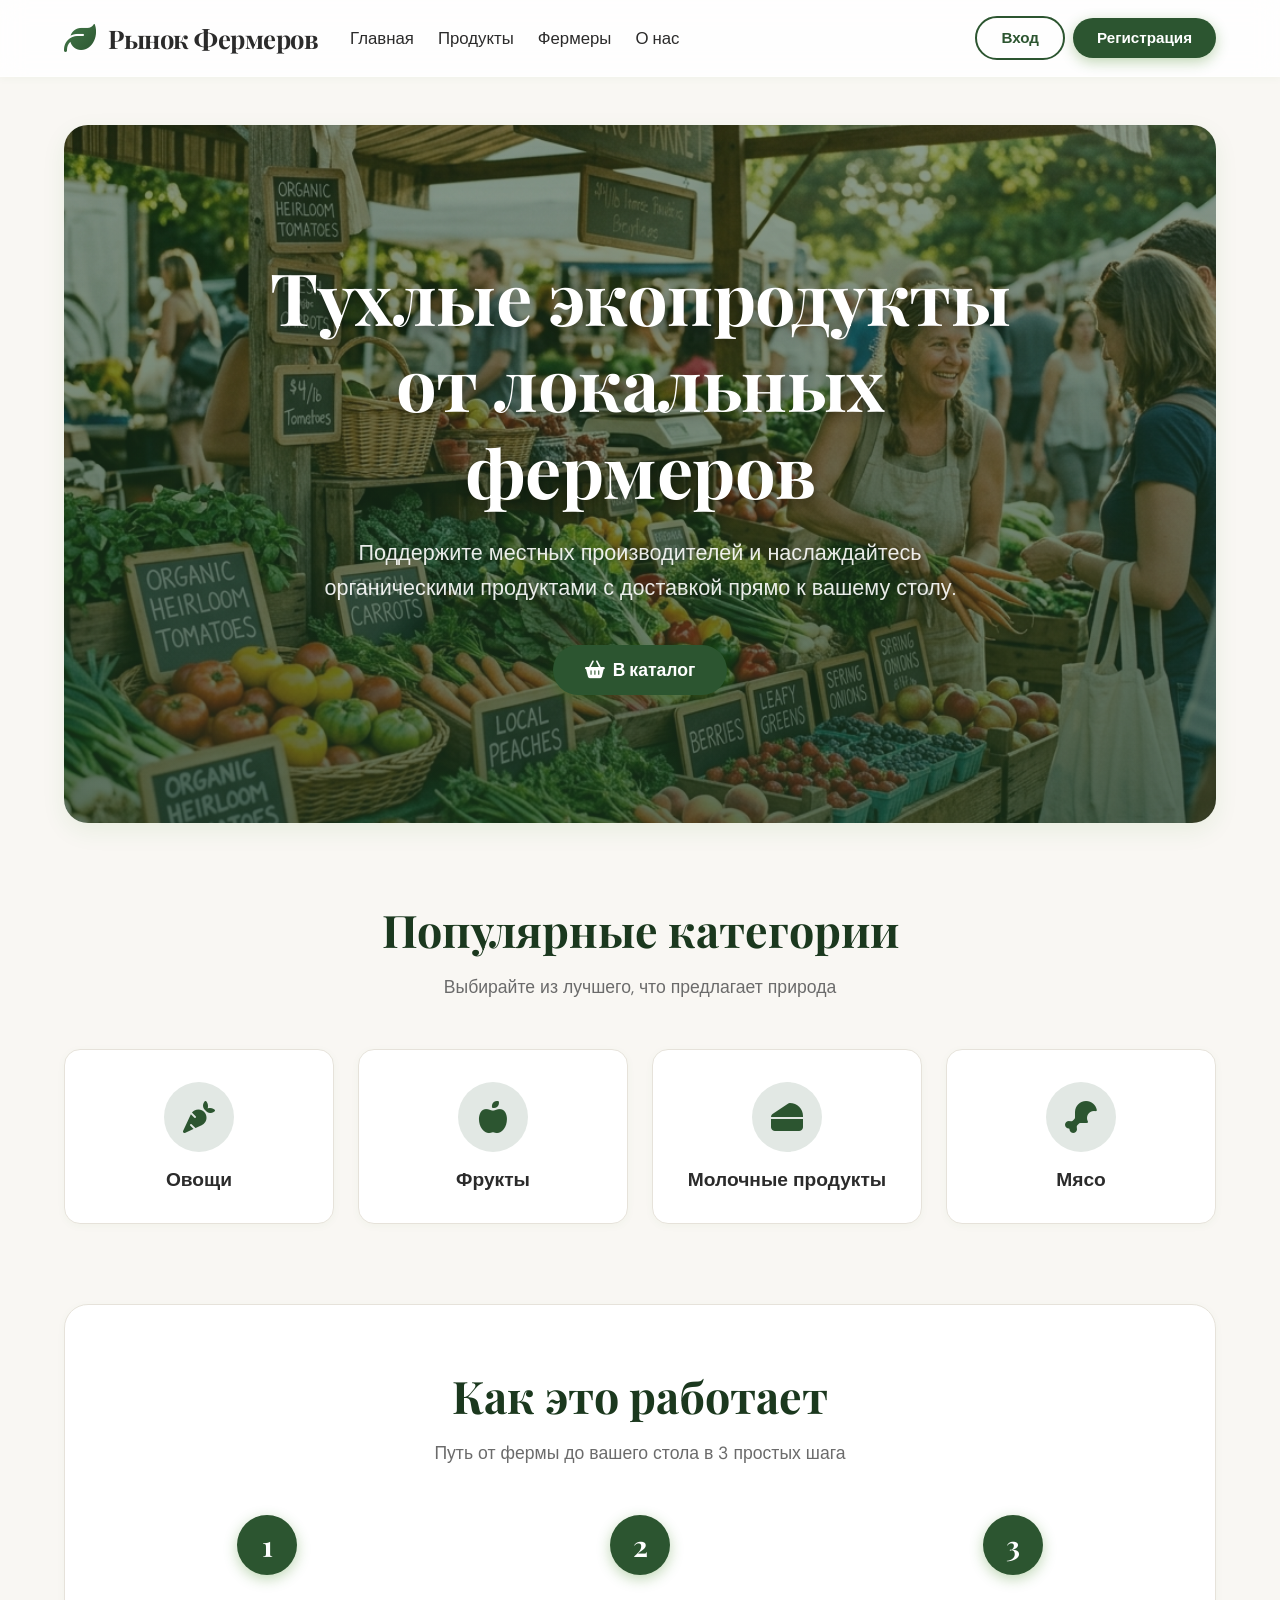
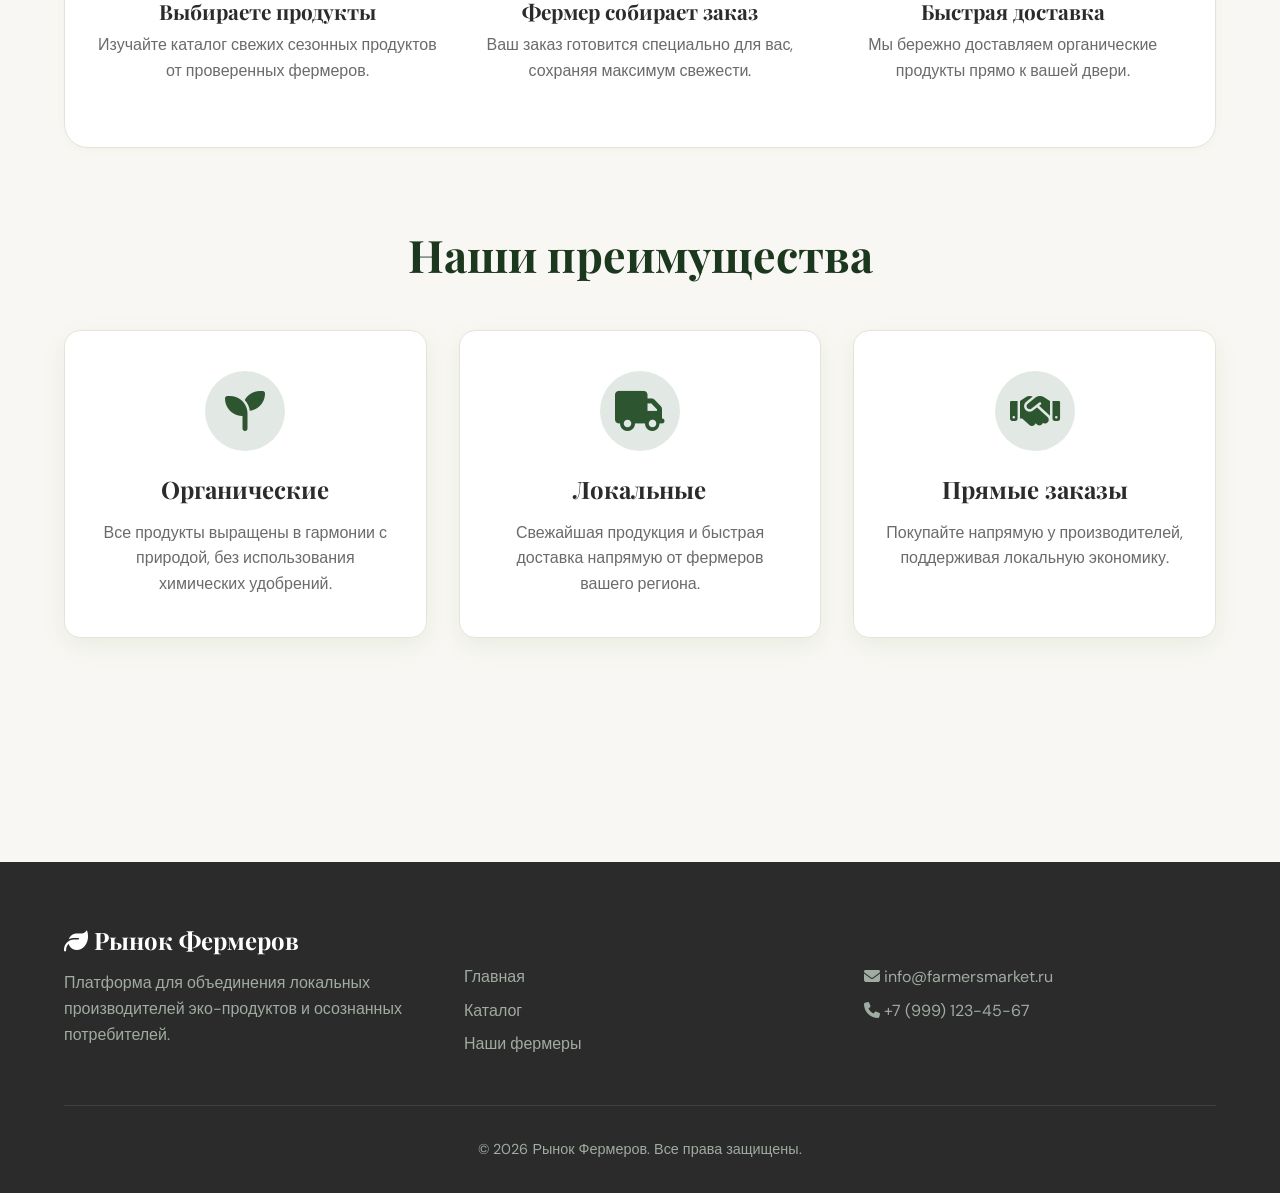
<file: index.html>
<!DOCTYPE html>
<html lang="ru">
<head>
    <meta charset="UTF-8">
    <meta name="viewport" content="width=device-width, initial-scale=1.0">
    <title>Рынок Фермеров - Свежие экопродукты</title>
    <!-- Google Fonts included in styles.css -->
    <link rel="stylesheet" href="styles.css">
    <link rel="stylesheet" href="https://cdnjs.cloudflare.com/ajax/libs/font-awesome/6.4.0/css/all.min.css">
</head>
<body>
    <nav class="navbar">
        <div class="container">
            <a href="#" class="logo" onclick="showPage('home')">
                <i class="fas fa-leaf"></i>
                <h1>Рынок Фермеров</h1>
            </a>
            <div class="nav-links">
                <div class="nav-left">
                    <a href="#" onclick="showPage('home')">Главная</a>
                    <a href="#" onclick="showPage('products')">Продукты</a>
                    <a href="#" onclick="showPage('farmers')">Фермеры</a>
                    <a href="#" onclick="showPage('about')">О нас</a>
                </div>

                <div class="nav-right">
                    <div id="auth-buttons">
                        <button class="btn btn-outline" onclick="showPage('login')">Вход</button>
                        <button class="btn btn-primary" onclick="showPage('register')">Регистрация</button>
                    </div>

                    <div id="user-menu" class="hidden">
                        <span id="username-display"></span>
                        <button class="btn btn-outline icon-btn" onclick="showPage('cart')" title="Корзина"><i class="fas fa-shopping-cart"></i></button>
                        <button class="btn btn-outline icon-btn" onclick="showPage('orders')" title="Мои заказы"><i class="fas fa-box"></i></button>
                        <button class="btn btn-primary icon-btn" onclick="showPage('dashboard')" title="Кабинет"><i class="fas fa-user"></i></button>
                        <button id="admin-btn" class="btn btn-outline icon-btn hidden" onclick="showPage('admin')" title="Админка"><i class="fas fa-cog"></i></button>
                        <button class="btn btn-outline icon-btn" onclick="logout()" title="Выход"><i class="fas fa-sign-out-alt"></i></button>
                    </div>
                </div>
            </div>
        </div>
    </nav>

    <main class="container">
        <!-- Главная страница -->
        <div id="home-page" class="page active">
            <div class="hero">
                <div class="hero-content">
                    <h2>Тухлые экопродукты от локальных фермеров</h2>
                    <p>Поддержите местных производителей и наслаждайтесь органическими продуктами с доставкой прямо к вашему столу.</p>
                    <button class="btn btn-primary btn-large" onclick="showPage('products')">
                        <i class="fas fa-shopping-basket"></i> В каталог
                    </button>
                </div>
            </div>
            
            <div class="section-heading">
                <h2>Популярные категории</h2>
                <p>Выбирайте из лучшего, что предлагает природа</p>
            </div>
            
            <div class="categories-preview">
                <a href="#" class="category-card" onclick="showPage('products'); document.getElementById('category-filter').value='овощи'; loadProducts();">
                    <div class="category-icon"><i class="fas fa-carrot"></i></div>
                    <h3>Овощи</h3>
                </a>
                <a href="#" class="category-card" onclick="showPage('products'); document.getElementById('category-filter').value='фрукты'; loadProducts();">
                    <div class="category-icon"><i class="fas fa-apple-alt"></i></div>
                    <h3>Фрукты</h3>
                </a>
                <a href="#" class="category-card" onclick="showPage('products'); document.getElementById('category-filter').value='молочные'; loadProducts();">
                    <div class="category-icon"><i class="fas fa-cheese"></i></div>
                    <h3>Молочные продукты</h3>
                </a>
                <a href="#" class="category-card" onclick="showPage('products'); document.getElementById('category-filter').value='мясо'; loadProducts();">
                    <div class="category-icon"><i class="fas fa-drumstick-bite"></i></div>
                    <h3>Мясо</h3>
                </a>
            </div>

            <div class="how-it-works">
                <div class="section-heading">
                    <h2>Как это работает</h2>
                    <p>Путь от фермы до вашего стола в 3 простых шага</p>
                </div>
                <div class="steps-container">
                    <div class="step-item">
                        <div class="step-number">1</div>
                        <h3>Выбираете продукты</h3>
                        <p>Изучайте каталог свежих сезонных продуктов от проверенных фермеров.</p>
                    </div>
                    <div class="step-item">
                        <div class="step-number">2</div>
                        <h3>Фермер собирает заказ</h3>
                        <p>Ваш заказ готовится специально для вас, сохраняя максимум свежести.</p>
                    </div>
                    <div class="step-item">
                        <div class="step-number">3</div>
                        <h3>Быстрая доставка</h3>
                        <p>Мы бережно доставляем органические продукты прямо к вашей двери.</p>
                    </div>
                </div>
            </div>

            <div class="section-heading">
                <h2>Наши преимущества</h2>
            </div>
            <div class="features">
                <div class="feature-card">
                    <div class="feature-icon-wrapper">
                        <i class="fas fa-seedling"></i>
                    </div>
                    <h3>Органические</h3>
                    <p class="text-muted">Все продукты выращены в гармонии с природой, без использования химических удобрений.</p>
                </div>
                <div class="feature-card">
                    <div class="feature-icon-wrapper">
                        <i class="fas fa-truck"></i>
                    </div>
                    <h3>Локальные</h3>
                    <p class="text-muted">Свежайшая продукция и быстрая доставка напрямую от фермеров вашего региона.</p>
                </div>
                <div class="feature-card">
                    <div class="feature-icon-wrapper">
                        <i class="fas fa-handshake"></i>
                    </div>
                    <h3>Прямые заказы</h3>
                    <p class="text-muted">Покупайте напрямую у производителей, поддерживая локальную экономику.</p>
                </div>
            </div>
        </div>

        <!-- Страница входа -->
        <div id="login-page" class="page hidden">
            <div class="auth-container">
                <h2>С возвращением!</h2>
                <form id="login-form">
                    <div class="form-group">
                        <label for="login-username">Имя пользователя</label>
                        <input type="text" id="login-username" class="form-control" required placeholder="Введите ваш логин">
                    </div>
                    <div class="form-group">
                        <label for="login-password">Пароль</label>
                        <input type="password" id="login-password" class="form-control" required placeholder="Введите пароль">
                    </div>
                    <button type="submit" class="btn btn-primary btn-block">Войти в аккаунт</button>
                </form>
                <p class="auth-link">
                    Нет аккаунта? <a href="#" onclick="showPage('register')">Зарегистрируйтесь</a>
                </p>
            </div>
        </div>

        <!-- Страница регистрации -->
        <div id="register-page" class="page hidden">
            <div class="auth-container" style="max-width: 600px;">
                <h2>Создать аккаунт</h2>
                <form id="register-form">
                    <div class="form-group">
                        <label for="register-email">Email</label>
                        <input type="email" id="register-email" class="form-control" required placeholder="your@email.com">
                    </div>
                    <div class="form-group">
                        <label for="register-username">Имя пользователя</label>
                        <input type="text" id="register-username" class="form-control" required placeholder="Ваш логин">
                    </div>
                    <div class="form-group">
                        <label for="register-fullname">Полное имя</label>
                        <input type="text" id="register-fullname" class="form-control" placeholder="Иван Иванов">
                    </div>
                    <div class="form-group">
                        <label for="register-password">Пароль</label>
                        <input type="password" id="register-password" class="form-control" required placeholder="Минимум 6 символов">
                    </div>
                    <div class="form-group">
                        <label for="register-phone">Телефон</label>
                        <input type="tel" id="register-phone" class="form-control" placeholder="+7 (999) 000-00-00">
                    </div>
                    <div class="form-group checkbox-group" style="margin: 1.5rem 0; padding: 1rem; background: var(--surface-alt); border-radius: var(--border-radius-sm);">
                        <input type="checkbox" id="register-is-farmer">
                        <label for="register-is-farmer">Я фермер/производитель (хочу продавать свои продукты)</label>
                    </div>
                    <div id="farmer-fields" class="hidden">
                        <div class="form-group">
                            <label for="register-farm-name">Название фермы</label>
                            <input type="text" id="register-farm-name" class="form-control" placeholder="Эко-Ферма 'Урожай'">
                        </div>
                        <div class="form-group">
                            <label for="register-location">Местоположение</label>
                            <input type="text" id="register-location" class="form-control" placeholder="Московская область">
                        </div>
                    </div>
                    <button type="submit" class="btn btn-primary btn-block">Зарегистрироваться</button>
                </form>
                <p class="auth-link">
                    Уже есть аккаунт? <a href="#" onclick="showPage('login')">Войдите</a>
                </p>
            </div>
        </div>

        <!-- Каталог продуктов -->
        <div id="products-page" class="page hidden">
            <div class="products-header">
                <h2 class="section-title">Каталог продуктов</h2>
                <div class="filters">
                    <i class="fas fa-filter text-muted"></i>
                    <select id="category-filter">
                        <option value="">Все категории</option>
                        <option value="овощи">Овощи</option>
                        <option value="фрукты">Фрукты</option>
                        <option value="молочные">Молочные продукты</option>
                        <option value="мясо">Мясо</option>
                        <option value="зерновые">Зерновые</option>
                    </select>
                    <button class="btn btn-primary" onclick="loadProducts()">Применить</button>
                    <button id="add-product-btn" class="btn btn-outline hidden" onclick="showPage('add-product')">
                        <i class="fas fa-plus"></i> Добавить
                    </button>
                </div>
            </div>
            <div id="products-list" class="products-grid">
                <!-- Товары будут загружены сюда -->
            </div>
        </div>

        <!-- Добавление продукта -->
        <div id="add-product-page" class="page hidden">
            <div class="auth-container" style="max-width: 600px;">
                <h2>Добавить новый продукт</h2>
                <form id="add-product-form">
                    <div class="form-group">
                        <label for="product-name">Название продукта</label>
                        <input type="text" id="product-name" class="form-control" required placeholder="Например: Свежие помидоры">
                    </div>
                    <div class="form-group">
                        <label for="product-description">Описание</label>
                        <textarea id="product-description" class="form-control" rows="4" placeholder="Опишите ваш продукт подробно..."></textarea>
                    </div>
                    <div class="form-group">
                        <label for="product-image-url">URL изображения (необязательно)</label>
                        <input type="url" id="product-image-url" class="form-control" placeholder="https://example.com/image.jpg">
                    </div>
                    <div style="display: grid; grid-template-columns: 1fr 1fr; gap: 1rem;">
                        <div class="form-group">
                            <label for="product-price">Цена (₽)</label>
                            <input type="number" id="product-price" class="form-control" step="0.01" required placeholder="0.00">
                        </div>
                        <div class="form-group">
                            <label for="product-category">Категория</label>
                            <select id="product-category" class="form-control" required>
                                <option value="овощи">Овощи</option>
                                <option value="фрукты">Фрукты</option>
                                <option value="молочные">Молочные продукты</option>
                                <option value="мясо">Мясо</option>
                                <option value="зерновые">Зерновые</option>
                            </select>
                        </div>
                    </div>
                    <div style="display: grid; grid-template-columns: 1fr 1fr; gap: 1rem;">
                        <div class="form-group">
                            <label for="product-quantity">Доступное количество</label>
                            <input type="number" id="product-quantity" class="form-control" required placeholder="Например: 10">
                        </div>
                        <div class="form-group">
                            <label for="product-unit">Единица измерения</label>
                            <input type="text" id="product-unit" class="form-control" value="кг" placeholder="кг, шт, л">
                        </div>
                    </div>
                    <div class="form-group checkbox-group" style="margin: 1.5rem 0; padding: 1rem; background: var(--surface-alt); border-radius: var(--border-radius-sm);">
                        <input type="checkbox" id="product-organic">
                        <label for="product-organic">Органический сертификат (Эко-продукт)</label>
                    </div>
                    <button type="submit" class="btn btn-primary btn-block">Опубликовать продукт</button>
                    <button type="button" class="btn btn-outline btn-block" style="margin-top: 1rem;" onclick="showPage('dashboard')">Отмена</button>
                </form>
            </div>
        </div>

        <!-- Список фермеров -->
        <div id="farmers-page" class="page hidden">
            <h2 class="section-title" style="margin-bottom: 2rem;">Наши фермеры</h2>
            <div id="farmers-list" class="farmers-grid">
                <!-- Фермеры будут загружены сюда -->
            </div>
        </div>

        <!-- Личный кабинет -->
        <div id="dashboard-page" class="page hidden">
            <h2 class="section-title" style="margin-bottom: 2rem;">Личный кабинет</h2>
            <div class="dashboard">
                <div class="user-info">
                    <div class="dashboard-header">
                        <h3>Информация о профиле</h3>
                    </div>
                    <div id="user-info-content" style="padding-top: 1rem;">
                        <!-- Данные пользователя -->
                    </div>
                </div>
                <div class="user-products">
                    <div class="dashboard-header" style="display: flex; justify-content: space-between; align-items: center;">
                        <h3>Мои продукты</h3>
                        <button class="btn btn-primary" onclick="showPage('add-product')"><i class="fas fa-plus"></i></button>
                    </div>
                    <div id="user-products-list" class="products-grid" style="grid-template-columns: repeat(auto-fill, minmax(240px, 1fr)); padding-top: 1rem;">
                        <!-- Продукты пользователя -->
                    </div>
                </div>
            </div>
        </div>

        <!-- Корзина -->
        <div id="cart-page" class="page hidden">
            <h2 class="section-title" style="margin-bottom: 2rem;">Ваша корзина</h2>
            
            <div id="cart-empty" class="auth-container hidden text-center">
                <div style="font-size: 4rem; color: var(--border-color); margin-bottom: 1rem;">
                    <i class="fas fa-shopping-basket"></i>
                </div>
                <h3>Корзина пуста</h3>
                <p class="text-muted" style="margin-bottom: 2rem;">Похоже, вы еще ничего не добавили. Перейдите в каталог, чтобы выбрать свежие продукты.</p>
                <button class="btn btn-primary" onclick="showPage('products')">Перейти в каталог</button>
            </div>

            <div id="cart-filled" class="hidden">
                <div class="filters" style="margin-bottom: 2rem;">
                    <i class="fas fa-search text-muted"></i>
                    <input id="cart-search" type="text" placeholder="Поиск по корзине..." style="flex:1;">
                    <button class="btn btn-outline" onclick="clearCart()"><i class="fas fa-trash"></i> Очистить</button>
                </div>

                <div id="cart-items" class="products-grid"></div>

                <div class="auth-container" style="margin-top: 3rem; text-align: center;">
                    <h3 style="color: var(--text-muted); font-size: 1rem; text-transform: uppercase;">Итого к оплате</h3>
                    <p style="font-size: 3rem; font-family: var(--font-heading); font-weight: 700; color: var(--primary-dark); margin: 1rem 0;">
                        <span id="cart-total">0</span> ₽
                    </p>
                    <button class="btn btn-primary btn-block btn-large" onclick="showPage('checkout')">Оформить заказ <i class="fas fa-arrow-right"></i></button>
                </div>
            </div>
        </div>

        <!-- Оформление заказа -->
        <div id="checkout-page" class="page hidden">
            <div class="auth-container" style="max-width: 600px;">
                <h2>Оформление заказа</h2>
                <form id="checkout-form">
                    <div class="form-group">
                        <label for="delivery-address">Адрес доставки</label>
                        <textarea id="delivery-address" class="form-control" rows="3" required placeholder="Город, улица, дом, квартира..."></textarea>
                    </div>

                    <div class="form-group">
                        <label for="delivery-type">Способ доставки</label>
                        <select id="delivery-type" class="form-control" required>
                            <option value="courier">Курьерская доставка до двери</option>
                            <option value="pickup">Самовывоз от фермера</option>
                        </select>
                    </div>

                    <div class="form-group checkbox-group" style="margin: 1.5rem 0;">
                        <input type="checkbox" id="agree-terms" required>
                        <label for="agree-terms">Я согласен с условиями обработки персональных данных</label>
                    </div>

                    <button type="submit" class="btn btn-primary btn-block btn-large">Подтвердить заказ</button>
                    <button type="button" class="btn btn-outline btn-block" style="margin-top: 1rem;" onclick="showPage('cart')"><i class="fas fa-arrow-left"></i> Назад в корзину</button>
                </form>
            </div>
        </div>

        <!-- Мои заказы -->
        <div id="orders-page" class="page hidden">
            <div class="products-header">
                <h2 class="section-title">История заказов</h2>
                <div class="filters">
                    <i class="fas fa-search text-muted"></i>
                    <input id="orders-search" type="text" placeholder="Поиск заказов..." style="flex:1;">
                </div>
            </div>

            <div id="orders-list" class="farmers-grid" style="grid-template-columns: repeat(auto-fill, minmax(100%, 1fr)); gap: 1.5rem;">
                <!-- Заказы -->
            </div>
        </div>

        <!-- Админка -->
        <div id="admin-page" class="page hidden">
            <h2 class="section-title" style="margin-bottom: 2rem;">Панель администратора</h2>
            <div class="dashboard" style="grid-template-columns: 1fr;">
                <div class="user-info">
                    <div class="dashboard-header"><h3>Пользователи платформы</h3></div>
                    <div id="admin-users" class="farmers-grid" style="grid-template-columns: repeat(auto-fill, minmax(280px, 1fr)); padding-top: 1rem;"></div>
                </div>
                <div class="user-products" style="margin-top: 2rem;">
                    <div class="dashboard-header"><h3>Все товары</h3></div>
                    <div id="admin-products" class="products-grid" style="grid-template-columns: repeat(auto-fill, minmax(240px, 1fr)); padding-top: 1rem;"></div>
                    
                    <div class="dashboard-header" style="margin-top: 3rem;"><h3>Все заказы</h3></div>
                    <div id="admin-orders" class="farmers-grid" style="grid-template-columns: repeat(auto-fill, minmax(100%, 1fr)); padding-top: 1rem;"></div>
                </div>
            </div>
        </div>

        <!-- О нас -->
        <div id="about-page" class="page hidden">
            <div class="about-split">
                <div>
                    <h2 class="section-title" style="margin-bottom: 1.5rem;">О нашем сообществе</h2>
                    <p style="font-size: 1.15rem; color: var(--text-muted); margin-bottom: 2rem; line-height: 1.8;">Мы создаем прямое соединение между локальными фермерами и потребителями, которые ценят свежие, экологически чистые продукты. Наша платформа позволяет вам питаться вкуснее, полезнее и осознаннее.</p>
                    
                    <h3 style="margin-bottom: 1.5rem; color: var(--primary-dark); font-size: 1.5rem;">Наши принципы:</h3>
                    <ul style="list-style-type: none; padding: 0; display: grid; gap: 1rem;">
                        <li style="display: flex; align-items: center; gap: 16px; background: var(--surface-color); padding: 16px 24px; border-radius: var(--border-radius-sm); box-shadow: var(--shadow-sm); border: 1px solid var(--border-color);">
                            <i class="fas fa-check-circle" style="color: var(--primary-color); font-size: 1.5rem;"></i>
                            <strong style="font-size: 1.1rem; color: var(--text-main);">Поддержка местных производителей</strong>
                        </li>
                        <li style="display: flex; align-items: center; gap: 16px; background: var(--surface-color); padding: 16px 24px; border-radius: var(--border-radius-sm); box-shadow: var(--shadow-sm); border: 1px solid var(--border-color);">
                            <i class="fas fa-check-circle" style="color: var(--primary-color); font-size: 1.5rem;"></i>
                            <strong style="font-size: 1.1rem; color: var(--text-main);">Прозрачность происхождения продуктов</strong>
                        </li>
                        <li style="display: flex; align-items: center; gap: 16px; background: var(--surface-color); padding: 16px 24px; border-radius: var(--border-radius-sm); box-shadow: var(--shadow-sm); border: 1px solid var(--border-color);">
                            <i class="fas fa-check-circle" style="color: var(--primary-color); font-size: 1.5rem;"></i>
                            <strong style="font-size: 1.1rem; color: var(--text-main);">Экологичное земледелие без химии</strong>
                        </li>
                    </ul>
                </div>
                <div class="about-image">
                    <img src="images/about_bg.png" alt="Органическая ферма на рассвете">
                </div>
            </div>
            
            <div style="margin-top: 3rem; text-align: center;">
                <h3 style="font-size: 2rem; color: var(--primary-dark); margin-bottom: 1rem;">Готовы попробовать настоящее?</h3>
                <button class="btn btn-primary btn-large" onclick="showPage('products')">Перейти в каталог</button>
            </div>
        </div>
    </main>

    <footer>
        <div class="container">
            <div class="footer-content">
                <div class="footer-brand">
                    <h2><i class="fas fa-leaf"></i> Рынок Фермеров</h2>
                    <p>Платформа для объединения локальных производителей эко-продуктов и осознанных потребителей.</p>
                </div>
                <div>
                    <h3 style="margin-bottom: 1rem;">Навигация</h3>
                    <ul style="list-style: none; display: flex; flex-direction: column; gap: 8px;">
                        <li><a href="#" onclick="showPage('home')" style="color: #a0aba1; text-decoration: none;">Главная</a></li>
                        <li><a href="#" onclick="showPage('products')" style="color: #a0aba1; text-decoration: none;">Каталог</a></li>
                        <li><a href="#" onclick="showPage('farmers')" style="color: #a0aba1; text-decoration: none;">Наши фермеры</a></li>
                    </ul>
                </div>
                <div>
                    <h3 style="margin-bottom: 1rem;">Контакты</h3>
                    <p style="color: #a0aba1; margin-bottom: 8px;"><i class="fas fa-envelope"></i> info@farmersmarket.ru</p>
                    <p style="color: #a0aba1;"><i class="fas fa-phone"></i> +7 (999) 123-45-67</p>
                </div>
            </div>
            <div class="footer-bottom">
                <p>© 2026 Рынок Фермеров. Все права защищены.</p>
            </div>
        </div>
    </footer>

    <!-- Toast Notifications Container -->
    <div id="toast-container" class="toast-container"></div>

    <script src="auth.js"></script>
    <script src="app.js"></script>
    <script src="products.js"></script>
</body>
</html>
</file>
<file: styles.css>
@import url('https://fonts.googleapis.com/css2?family=Playfair+Display:ital,wght@0,400..900;1,400..900&family=DM+Sans:ital,opsz,wght@0,9..40,100..1000;1,9..40,100..1000&display=swap');

:root {
    /* Premium Organic Palette */
    --primary-color: #2c5530; /* Deep forest green */
    --primary-light: #447a4a;
    --primary-dark: #1b381e;
    --secondary-color: #e2e8e4;
    --accent-color: #e07a5f; /* Terracotta/earthy orange */
    
    --bg-color: #f9f7f3; /* Cream/off-white */
    --surface-color: #ffffff;
    --surface-alt: #f1efe9; /* Warm gray */
    
    --text-main: #2b2b2b;
    --text-muted: #6b6b6b;
    --border-color: #e6e2da;
    
    --error-color: #dc3545;
    --success-color: #28a745;

    /* Typography */
    --font-heading: 'Playfair Display', serif;
    --font-body: 'DM Sans', sans-serif;

    /* Shadows & Effects */
    --shadow-sm: 0 2px 8px rgba(43, 122, 11, 0.04);
    --shadow-md: 0 8px 24px rgba(43, 122, 11, 0.08);
    --shadow-lg: 0 16px 32px rgba(43, 122, 11, 0.12);
    --shadow-hover: 0 12px 28px rgba(43, 122, 11, 0.15);
    
    --glass-bg: rgba(255, 255, 255, 0.85);
    --glass-border: 1px solid rgba(255, 255, 255, 0.5);
    --glass-blur: blur(12px);

    /* Transitions */
    --transition-fast: 0.2s cubic-bezier(0.4, 0, 0.2, 1);
    --transition-smooth: 0.3s cubic-bezier(0.4, 0, 0.2, 1);
    
    /* Layout */
    --border-radius-sm: 8px;
    --border-radius-md: 16px;
    --border-radius-lg: 24px;
    --border-radius-pill: 50px;
}

/* Reset & Base Styles */
* {
    margin: 0;
    padding: 0;
    box-sizing: border-box;
}

body {
    font-family: var(--font-body);
    line-height: 1.6;
    color: var(--text-main);
    background-color: var(--bg-color);
    overflow-x: hidden;
}

h1, h2, h3, h4, h5, h6 {
    font-family: var(--font-heading);
    font-weight: 700;
    line-height: 1.2;
    color: var(--text-main);
}

.container {
    max-width: 1200px;
    margin: 0 auto;
    padding: 0 24px;
}

/* Typography Helpers */
.text-center { text-align: center; }
.text-muted { color: var(--text-muted); }

/* Buttons */
.btn {
    display: inline-flex;
    align-items: center;
    justify-content: center;
    gap: 8px;
    padding: 10px 24px;
    font-family: var(--font-body);
    font-weight: 600;
    font-size: 0.95rem;
    border: none;
    border-radius: var(--border-radius-pill);
    cursor: pointer;
    transition: var(--transition-smooth);
    text-decoration: none;
    white-space: nowrap;
}

.btn-primary {
    background-color: var(--primary-color);
    color: white;
    box-shadow: 0 4px 14px rgba(43, 122, 11, 0.3);
}

.btn-primary:hover {
    background-color: var(--primary-dark);
    transform: translateY(-2px);
    box-shadow: 0 6px 20px rgba(43, 122, 11, 0.4);
}

.btn-outline {
    background-color: transparent;
    color: var(--primary-color);
    border: 2px solid var(--primary-color);
}

.btn-outline:hover {
    background-color: var(--secondary-color);
    transform: translateY(-2px);
}

.btn-large {
    padding: 14px 32px;
    font-size: 1.1rem;
}

.btn-block {
    width: 100%;
}

.icon-btn {
    padding: 10px;
    width: 42px;
    height: 42px;
    border-radius: 50%;
    display: inline-flex;
    align-items: center;
    justify-content: center;
}

.icon-btn i {
    font-size: 1.1rem;
    margin: 0;
}

/* Navigation - Glassmorphism */
.navbar {
    position: sticky;
    top: 0;
    z-index: 1000;
    background: var(--glass-bg);
    backdrop-filter: var(--glass-blur);
    -webkit-backdrop-filter: var(--glass-blur);
    border-bottom: var(--glass-border);
    padding: 1rem 0;
    box-shadow: var(--shadow-sm);
    transition: var(--transition-smooth);
}

.navbar .container {
    display: flex;
    justify-content: space-between;
    align-items: center;
}

.logo {
    display: flex;
    align-items: center;
    gap: 12px;
    color: var(--primary-color);
    text-decoration: none;
}

.logo i {
    font-size: 2rem;
    background: linear-gradient(135deg, var(--primary-light), var(--primary-color));
    -webkit-background-clip: text;
    -webkit-text-fill-color: transparent;
}

.logo h1 {
    font-size: 1.6rem;
    font-weight: 700;
    letter-spacing: -0.5px;
    white-space: nowrap;
}

.nav-links {
    display: flex;
    align-items: center;
    justify-content: space-between;
    width: 100%;
    margin-left: 2rem;
}

.nav-left {
    display: flex;
    align-items: center;
    gap: 1.5rem;
}

.nav-left a {
    color: var(--text-main);
    text-decoration: none;
    font-weight: 500;
    font-family: var(--font-body);
    font-size: 1.05rem;
    position: relative;
    padding: 4px 0;
    transition: var(--transition-fast);
    white-space: nowrap;
}

.nav-left a::after {
    content: '';
    position: absolute;
    bottom: 0;
    left: 0;
    width: 0;
    height: 2px;
    background-color: var(--primary-color);
    transition: var(--transition-smooth);
    border-radius: 2px;
}

.nav-left a:hover {
    color: var(--primary-color);
}

.nav-left a:hover::after {
    width: 100%;
}

.nav-right {
    display: flex;
    align-items: center;
    gap: 1rem;
}

#auth-buttons, #user-menu {
    display: flex;
    align-items: center;
    gap: 0.5rem;
    flex-wrap: wrap;
    justify-content: flex-end;
}

#username-display {
    font-family: var(--font-heading);
    font-weight: 600;
    color: var(--primary-dark);
    background: var(--secondary-color);
    padding: 6px 12px;
    border-radius: var(--border-radius-pill);
    margin-right: 8px;
}

/* Page Transitions */
.page {
    padding: 3rem 0 5rem;
    min-height: calc(100vh - 200px);
    opacity: 0;
    transform: translateY(10px);
    transition: opacity 0.4s ease, transform 0.4s ease;
    display: none;
}

.page.active {
    display: block;
    opacity: 1;
    transform: translateY(0);
    animation: fadeIn 0.4s ease forwards;
}

@keyframes fadeIn {
    from { opacity: 0; transform: translateY(10px); }
    to { opacity: 1; transform: translateY(0); }
}

.hidden {
    display: none !important;
}

/* Hero Section */
.hero {
    position: relative;
    padding: 8rem 2rem;
    background-image: linear-gradient(rgba(27, 56, 30, 0.5), rgba(27, 56, 30, 0.7)), url('images/hero.png');
    background-size: cover;
    background-position: center;
    border-radius: var(--border-radius-lg);
    text-align: center;
    overflow: hidden;
    margin-bottom: 5rem;
    box-shadow: var(--shadow-md);
    color: white;
}

.hero-content {
    position: relative;
    z-index: 1;
    max-width: 800px;
    margin: 0 auto;
}

.hero h2 {
    font-size: 4.5rem;
    margin-bottom: 1.5rem;
    color: white;
    letter-spacing: -0.5px;
    text-shadow: 0 4px 12px rgba(0,0,0,0.3);
}

.hero p {
    font-size: 1.35rem;
    color: rgba(255, 255, 255, 0.9);
    margin-bottom: 2.5rem;
    max-width: 650px;
    margin-left: auto;
    margin-right: auto;
    font-weight: 300;
}

/* Features Section */
.features {
    display: grid;
    grid-template-columns: repeat(auto-fit, minmax(300px, 1fr));
    gap: 2rem;
    margin-bottom: 4rem;
}

.feature-card {
    background: var(--surface-color);
    padding: 2.5rem 2rem;
    border-radius: var(--border-radius-md);
    text-align: center;
    box-shadow: var(--shadow-md);
    border: 1px solid var(--border-color);
    transition: var(--transition-smooth);
    position: relative;
    overflow: hidden;
}

.feature-card::before {
    content: '';
    position: absolute;
    top: 0;
    left: 0;
    width: 100%;
    height: 4px;
    background: linear-gradient(90deg, var(--primary-color), var(--primary-light));
    transform: scaleX(0);
    transition: var(--transition-smooth);
    transform-origin: left;
}

.feature-card:hover {
    transform: translateY(-8px);
    box-shadow: var(--shadow-hover);
}

.feature-card:hover::before {
    transform: scaleX(1);
}

.feature-icon-wrapper {
    width: 80px;
    height: 80px;
    margin: 0 auto 1.5rem;
    background: var(--secondary-color);
    border-radius: 50%;
    display: flex;
    align-items: center;
    justify-content: center;
}

.feature-card i {
    font-size: 2.5rem;
    color: var(--primary-color);
}

.feature-card h3 {
    margin-bottom: 1rem;
    font-size: 1.5rem;
}

/* Sections additions */
.section-heading {
    text-align: center;
    margin-bottom: 3rem;
}

.section-heading h2 {
    font-size: 2.8rem;
    color: var(--primary-dark);
    margin-bottom: 1rem;
}

.section-heading p {
    color: var(--text-muted);
    font-size: 1.1rem;
    max-width: 600px;
    margin: 0 auto;
}

/* Categories Preview */
.categories-preview {
    display: grid;
    grid-template-columns: repeat(auto-fit, minmax(200px, 1fr));
    gap: 1.5rem;
    margin-bottom: 5rem;
}

.category-card {
    background: var(--surface-color);
    border-radius: var(--border-radius-md);
    padding: 2rem 1.5rem;
    text-align: center;
    box-shadow: var(--shadow-sm);
    border: 1px solid var(--border-color);
    transition: var(--transition-smooth);
    cursor: pointer;
    text-decoration: none;
    color: var(--text-main);
    display: flex;
    flex-direction: column;
    align-items: center;
}

.category-card:hover {
    transform: translateY(-5px);
    box-shadow: var(--shadow-md);
    border-color: var(--primary-light);
}

.category-icon {
    width: 70px;
    height: 70px;
    background: var(--secondary-color);
    border-radius: 50%;
    display: flex;
    align-items: center;
    justify-content: center;
    margin-bottom: 1rem;
    transition: var(--transition-smooth);
}

.category-icon i {
    font-size: 2rem;
    color: var(--primary-color);
}

.category-card:hover .category-icon {
    background: var(--primary-color);
}

.category-card:hover .category-icon i {
    color: white;
}

.category-card h3 {
    font-size: 1.2rem;
    margin: 0;
    font-family: var(--font-body);
    font-weight: 600;
}

/* How It Works */
.how-it-works {
    margin-bottom: 5rem;
    padding: 4rem 0;
    background: var(--surface-color);
    border-radius: var(--border-radius-lg);
    box-shadow: var(--shadow-sm);
    border: 1px solid var(--border-color);
}

.steps-container {
    display: flex;
    justify-content: space-around;
    flex-wrap: wrap;
    gap: 2rem;
    padding: 0 2rem;
}

.step-item {
    flex: 1;
    min-width: 250px;
    text-align: center;
    position: relative;
}

.step-number {
    width: 60px;
    height: 60px;
    background: var(--primary-color);
    color: white;
    font-family: var(--font-heading);
    font-size: 1.8rem;
    font-weight: 700;
    border-radius: 50%;
    display: flex;
    align-items: center;
    justify-content: center;
    margin: 0 auto 1.5rem;
    box-shadow: 0 4px 14px rgba(43, 122, 11, 0.3);
}

.step-item h3 {
    margin-bottom: 0.5rem;
    font-size: 1.3rem;
}

.step-item p {
    color: var(--text-muted);
    font-size: 1rem;
}

/* About Section Split Layout */
.about-split {
    display: grid;
    grid-template-columns: 1fr 1fr;
    gap: 4rem;
    align-items: center;
}

.about-image {
    border-radius: var(--border-radius-lg);
    overflow: hidden;
    box-shadow: var(--shadow-lg);
}

.about-image img {
    width: 100%;
    height: auto;
    display: block;
    transition: transform 0.5s ease;
}

.about-image:hover img {
    transform: scale(1.03);
}

/* Auth Containers & Forms */
.auth-container {
    max-width: 450px;
    margin: 0 auto;
    background: var(--surface-color);
    padding: 3rem 2.5rem;
    border-radius: var(--border-radius-md);
    box-shadow: var(--shadow-lg);
    border: 1px solid var(--border-color);
}

.auth-container h2 {
    text-align: center;
    margin-bottom: 2rem;
    color: var(--primary-dark);
}

.form-group {
    margin-bottom: 1.5rem;
}

.form-group label {
    display: block;
    margin-bottom: 0.5rem;
    font-weight: 500;
    font-family: var(--font-heading);
    color: var(--text-main);
}

.form-control {
    width: 100%;
    padding: 12px 16px;
    border: 1px solid var(--border-color);
    border-radius: var(--border-radius-sm);
    font-family: var(--font-body);
    font-size: 1rem;
    color: var(--text-main);
    background-color: var(--surface-color);
    transition: var(--transition-fast);
}

.form-control:focus {
    outline: none;
    border-color: var(--primary-color);
    box-shadow: 0 0 0 4px rgba(43, 122, 11, 0.1);
}

textarea.form-control {
    resize: vertical;
    min-height: 100px;
}

.checkbox-group {
    display: flex;
    align-items: center;
    gap: 8px;
    cursor: pointer;
}

.checkbox-group input[type="checkbox"] {
    width: 18px;
    height: 18px;
    cursor: pointer;
    accent-color: var(--primary-color);
}

.checkbox-group label {
    margin-bottom: 0;
    cursor: pointer;
    font-weight: 400;
}

.auth-link {
    text-align: center;
    margin-top: 1.5rem;
    color: var(--text-muted);
}

.auth-link a {
    color: var(--primary-color);
    text-decoration: none;
    font-weight: 600;
}

.auth-link a:hover {
    text-decoration: underline;
}

/* Products Grid & Cards */
.products-header {
    display: flex;
    justify-content: space-between;
    align-items: flex-end;
    margin-bottom: 2rem;
}

.section-title {
    font-size: 2.5rem;
    color: var(--primary-dark);
}

.filters {
    display: flex;
    gap: 1rem;
    align-items: center;
    background: var(--surface-color);
    padding: 12px 20px;
    border-radius: var(--border-radius-pill);
    box-shadow: var(--shadow-sm);
    border: 1px solid var(--border-color);
}

.filters select, .filters input {
    border: none;
    background: transparent;
    font-family: var(--font-body);
    font-size: 1rem;
    color: var(--text-main);
    outline: none;
}

.products-grid {
    display: grid;
    grid-template-columns: repeat(auto-fill, minmax(280px, 1fr));
    gap: 2.5rem;
}

.product-card {
    background: var(--surface-color);
    border-radius: var(--border-radius-md);
    overflow: hidden;
    box-shadow: var(--shadow-md);
    border: 1px solid var(--border-color);
    transition: var(--transition-smooth);
    display: flex;
    flex-direction: column;
    height: 100%;
}

.product-card:hover {
    transform: translateY(-8px);
    box-shadow: var(--shadow-hover);
}

.product-image {
    height: 220px;
    background-color: var(--surface-alt);
    background-size: cover;
    background-position: center;
    display: flex;
    align-items: center;
    justify-content: center;
    position: relative;
}

.product-image i {
    font-size: 4rem;
    color: var(--primary-light);
    opacity: 0.5;
}

.product-badge {
    position: absolute;
    top: 1rem;
    left: 1rem;
    background: rgba(255, 255, 255, 0.9);
    backdrop-filter: blur(4px);
    padding: 4px 12px;
    border-radius: var(--border-radius-pill);
    font-size: 0.8rem;
    font-weight: 600;
    color: var(--primary-dark);
    box-shadow: var(--shadow-sm);
}

.product-info {
    padding: 1.5rem;
    flex-grow: 1;
    display: flex;
    flex-direction: column;
}

.product-category {
    font-size: 0.85rem;
    color: var(--text-muted);
    text-transform: uppercase;
    letter-spacing: 1px;
    margin-bottom: 0.5rem;
}

.product-info h3 {
    margin-bottom: 0.5rem;
    font-size: 1.25rem;
    color: var(--text-main);
}

.product-farmer {
    font-size: 0.9rem;
    color: var(--text-muted);
    margin-bottom: 1rem;
}

.product-farmer i {
    color: var(--primary-color);
    margin-right: 4px;
}

.product-price-row {
    display: flex;
    justify-content: space-between;
    align-items: center;
    margin-top: auto;
    padding-top: 1rem;
    border-top: 1px solid var(--border-color);
}

.product-price {
    font-size: 1.5rem;
    font-weight: 700;
    color: var(--primary-dark);
    font-family: var(--font-heading);
}

.product-unit {
    font-size: 0.9rem;
    font-weight: 400;
    color: var(--text-muted);
}

.organic-badge {
    display: inline-flex;
    align-items: center;
    gap: 4px;
    background-color: var(--secondary-color);
    color: var(--primary-dark);
    padding: 4px 10px;
    border-radius: var(--border-radius-pill);
    font-size: 0.8rem;
    font-weight: 600;
    margin-bottom: 1rem;
}

/* Farmers Grid */
.farmers-grid {
    display: grid;
    grid-template-columns: repeat(auto-fill, minmax(320px, 1fr));
    gap: 2.5rem;
}

.farmer-card {
    background: var(--surface-color);
    padding: 2.5rem 2rem;
    border-radius: var(--border-radius-md);
    text-align: center;
    box-shadow: var(--shadow-md);
    border: 1px solid var(--border-color);
    transition: var(--transition-smooth);
}

.farmer-card:hover {
    transform: translateY(-8px);
    box-shadow: var(--shadow-hover);
}

.farmer-avatar {
    width: 100px;
    height: 100px;
    background: var(--surface-alt);
    border-radius: 50%;
    margin: 0 auto 1.5rem;
    display: flex;
    align-items: center;
    justify-content: center;
    border: 4px solid var(--secondary-color);
}

.farmer-avatar i {
    font-size: 3rem;
    color: var(--primary-light);
}

.farmer-card h3 {
    font-size: 1.5rem;
    margin-bottom: 0.5rem;
}

.farmer-location {
    color: var(--text-muted);
    margin-bottom: 1.5rem;
    display: flex;
    align-items: center;
    justify-content: center;
    gap: 8px;
}

/* Dashboard */
.dashboard {
    display: grid;
    grid-template-columns: 1fr 2fr;
    gap: 2.5rem;
}

.user-info, .user-products {
    background: var(--surface-color);
    padding: 2rem;
    border-radius: var(--border-radius-md);
    box-shadow: var(--shadow-md);
    border: 1px solid var(--border-color);
}

.dashboard-header {
    margin-bottom: 1.5rem;
    padding-bottom: 1rem;
    border-bottom: 1px solid var(--border-color);
}

/* Toast Notifications */
.toast-container {
    position: fixed;
    bottom: 24px;
    right: 24px;
    z-index: 9999;
    display: flex;
    flex-direction: column;
    gap: 12px;
}

.toast {
    background: var(--surface-color);
    color: var(--text-main);
    padding: 16px 24px;
    border-radius: var(--border-radius-md);
    box-shadow: var(--shadow-lg);
    display: flex;
    align-items: center;
    gap: 12px;
    transform: translateX(120%);
    opacity: 0;
    transition: all 0.4s cubic-bezier(0.68, -0.55, 0.265, 1.55);
    border-left: 4px solid var(--primary-color);
}

.toast.show {
    transform: translateX(0);
    opacity: 1;
}

.toast.error {
    border-left-color: var(--error-color);
}

.toast.success {
    border-left-color: var(--success-color);
}

.toast i {
    font-size: 1.2rem;
}

/* Footer */
footer {
    background-color: var(--text-main);
    color: white;
    padding: 4rem 0 2rem;
    margin-top: 5rem;
}

.footer-content {
    display: grid;
    grid-template-columns: repeat(auto-fit, minmax(250px, 1fr));
    gap: 3rem;
    margin-bottom: 3rem;
}

.footer-brand h2 {
    color: white;
    margin-bottom: 1rem;
}

.footer-brand p {
    color: #a0aba1;
}

.footer-bottom {
    text-align: center;
    padding-top: 2rem;
    border-top: 1px solid rgba(255,255,255,0.1);
    color: #a0aba1;
    font-size: 0.9rem;
}

/* Responsive */
@media (max-width: 992px) {
    .dashboard {
        grid-template-columns: 1fr;
    }
}

@media (max-width: 768px) {
    .navbar .container {
        flex-direction: column;
        padding: 1rem;
    }

    .nav-links {
        margin-left: 0;
        margin-top: 1rem;
        flex-direction: column;
        gap: 1rem;
    }
    
    .nav-left {
        flex-direction: column;
        gap: 1rem;
        width: 100%;
        text-align: center;
    }

    .nav-right {
        width: 100%;
        justify-content: center;
    }

    #auth-buttons, #user-menu {
        flex-wrap: wrap;
        justify-content: center;
    }

    .hero {
        padding: 4rem 1.5rem;
    }

    .hero h2 {
        font-size: 2.5rem;
    }

    .products-header {
        flex-direction: column;
        align-items: flex-start;
        gap: 1rem;
    }

    .filters {
        width: 100%;
        flex-wrap: wrap;
    }
}
</file>
